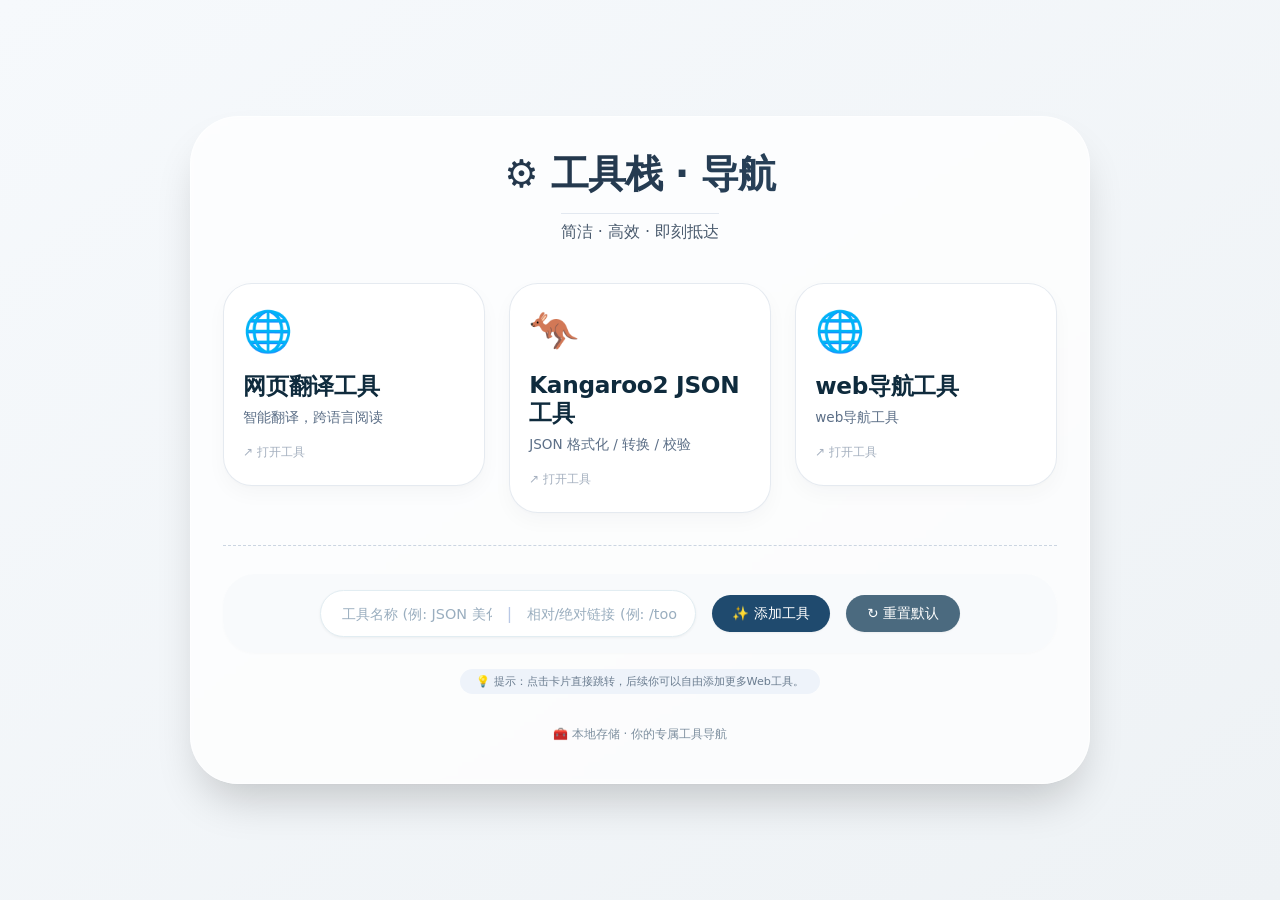
<file: index1.html>
<!DOCTYPE html>
<html lang="zh-CN">
<head>
    <meta charset="UTF-8">
    <meta name="viewport" content="width=device-width, initial-scale=1.0, user-scalable=yes">
    <link rel="icon" type="image/png" href="https://cdn-icons-png.flaticon.com/512/1055/1055687.png">
    <title>Web工具导航 | 简洁工具箱</title>
    <style>
        * {
            margin: 0;
            padding: 0;
            box-sizing: border-box;
        }

        body {
            font-family: 'Inter', system-ui, -apple-system, 'Segoe UI', Roboto, Helvetica, 'Noto Sans', sans-serif;
            background: linear-gradient(145deg, #f6f9fc 0%, #eef2f5 100%);
            min-height: 100vh;
            display: flex;
            flex-direction: column;
            align-items: center;
            justify-content: center;
            padding: 2rem 1.5rem;
        }

        /* 主容器 - 卡片式导航面板 */
        .nav-container {
            max-width: 900px;
            width: 100%;
            background: rgba(255,255,255,0.75);
            backdrop-filter: blur(2px);
            border-radius: 3rem;
            box-shadow: 0 25px 45px -12px rgba(0,0,0,0.2), 0 1px 2px rgba(0,0,0,0.02);
            padding: 2rem 2rem 2.5rem;
            transition: all 0.2s ease;
            border: 1px solid rgba(255,255,255,0.6);
        }

        /* 头部简介 */
        .header {
            text-align: center;
            margin-bottom: 2.5rem;
        }
        .header h1 {
            font-size: 2.4rem;
            font-weight: 600;
            letter-spacing: -0.02em;
            background: linear-gradient(135deg, #1e2b3c, #2c4b66);
            background-clip: text;
            -webkit-background-clip: text;
            color: transparent;
            margin-bottom: 0.5rem;
        }
        .header p {
            color: #4a5b6e;
            font-weight: 450;
            font-size: 1rem;
            margin-top: 0.3rem;
            border-top: 1px solid #e2e8f0;
            display: inline-block;
            padding-top: 0.5rem;
        }

        /* 工具网格 — 现代感卡片布局 */
        .tools-grid {
            display: grid;
            grid-template-columns: repeat(auto-fill, minmax(260px, 1fr));
            gap: 1.5rem;
            margin-bottom: 2rem;
        }

        /* 单个工具卡片 */
        .tool-card {
            background: white;
            border-radius: 1.8rem;
            padding: 1.5rem 1.2rem;
            transition: transform 0.2s cubic-bezier(0.2, 0.9, 0.4, 1.1), box-shadow 0.2s ease;
            box-shadow: 0 8px 20px rgba(0, 0, 0, 0.03), 0 2px 4px rgba(0, 0, 0, 0.02);
            border: 1px solid rgba(203, 213, 225, 0.5);
            cursor: pointer;
            text-decoration: none;
            display: flex;
            flex-direction: column;
            position: relative;
            backdrop-filter: blur(2px);
        }

        .tool-card:hover {
            transform: translateY(-5px);
            box-shadow: 0 20px 30px -12px rgba(0, 0, 0, 0.15);
            border-color: #cbdff2;
            background: #ffffff;
        }

        /* 按钮图标区 + 文字 */
        .tool-icon {
            font-size: 2.5rem;
            margin-bottom: 1rem;
            display: inline-block;
        }
        .tool-title {
            font-size: 1.45rem;
            font-weight: 600;
            color: #0f2b3d;
            margin-bottom: 0.4rem;
            letter-spacing: -0.3px;
        }
        .tool-desc {
            font-size: 0.85rem;
            color: #5c6f87;
            line-height: 1.4;
            margin-top: 0.25rem;
        }
        .arrow-hint {
            margin-top: 1rem;
            font-size: 0.75rem;
            color: #7f8fa4;
            display: flex;
            align-items: center;
            gap: 0.3rem;
            opacity: 0.7;
            transition: opacity 0.2s;
        }
        .tool-card:hover .arrow-hint {
            opacity: 1;
            color: #2c6e9e;
        }

        /* 添加新工具区域 - 可扩展面板 */
        .add-section {
            margin-top: 1rem;
            border-top: 1px dashed #cbd5e1;
            padding-top: 1.8rem;
            text-align: center;
        }
        .add-panel {
            background: #f8fafc;
            border-radius: 2rem;
            padding: 1rem 1.2rem;
            display: inline-flex;
            flex-wrap: wrap;
            align-items: center;
            justify-content: center;
            gap: 1rem;
            width: 100%;
            backdrop-filter: blur(4px);
            box-shadow: 0 1px 3px rgba(0,0,0,0.02);
        }
        .add-input-group {
            display: flex;
            flex-wrap: wrap;
            gap: 0.6rem;
            align-items: center;
            background: white;
            padding: 0.3rem 0.8rem 0.3rem 1rem;
            border-radius: 3rem;
            box-shadow: 0 1px 3px rgba(0,0,0,0.05);
            border: 1px solid #e2edf2;
        }
        .add-input-group input {
            border: none;
            padding: 0.6rem 0.3rem;
            font-size: 0.9rem;
            width: 160px;
            outline: none;
            background: transparent;
            font-family: inherit;
        }
        .add-input-group input::placeholder {
            color: #9aaebf;
        }
        .add-input-group input:focus {
            border-bottom: 1px solid #3b82f6;
        }
        .btn-add {
            background: #1f4a6e;
            border: none;
            color: white;
            font-weight: 500;
            padding: 0.6rem 1.3rem;
            border-radius: 2rem;
            font-size: 0.85rem;
            cursor: pointer;
            transition: background 0.2s, transform 0.1s;
            box-shadow: 0 1px 2px rgba(0,0,0,0.05);
            font-family: inherit;
        }
        .btn-add:hover {
            background: #0f3a56;
            transform: scale(0.97);
        }
        .info-note {
            font-size: 0.7rem;
            color: #6a7c8f;
            margin-top: 1rem;
            background: #eef3fa;
            display: inline-block;
            padding: 0.3rem 1rem;
            border-radius: 30px;
        }

        /* 页脚微提示 */
        .footer {
            margin-top: 2rem;
            text-align: center;
            font-size: 0.75rem;
            color: #7c8e9e;
        }

        /* 响应式微调 */
        @media (max-width: 620px) {
            .nav-container {
                padding: 1.5rem;
            }
            .tools-grid {
                grid-template-columns: 1fr;
            }
            .add-input-group {
                width: 100%;
                justify-content: space-between;
            }
            .add-input-group input {
                flex: 1;
            }
            .btn-add {
                width: auto;
            }
        }
    </style>
</head>
<body>

<div class="nav-container">
    <div class="header">
        <h1>⚙️ 工具栈 · 导航</h1>
        <p>简洁 · 高效 · 即刻抵达</p>
    </div>

    <!-- 动态工具卡片列表容器 -->
    <div id="toolsGrid" class="tools-grid">
        <!-- 预置的两个工具会通过js动态渲染，以便保持一致性和扩展性 -->
    </div>

    <!-- 便捷添加新工具区域 -->
    <div class="add-section">
        <div class="add-panel">
            <div class="add-input-group">
                <input type="text" id="newToolName" placeholder="工具名称 (例: JSON 美化)" autocomplete="off">
                <span style="color:#b9c8e5;">|</span>
                <input type="text" id="newToolLink" placeholder="相对/绝对链接 (例: /tools/format.html)" autocomplete="off">
            </div>
            <button class="btn-add" id="addToolBtn">✨ 添加工具</button>
        </div>
        <div class="info-note">
            💡 提示：点击卡片直接跳转，后续你可以自由添加更多Web工具。
        </div>
    </div>
    <div class="footer">
        🧰 本地存储 · 你的专属工具导航
    </div>
</div>

<script>
    // ---------- 核心数据结构 ----------
    // 默认两个工具（符合需求）
    const DEFAULT_TOOLS = [
        {
            id: "tool_translate",
            name: "网页翻译工具",
            link: "WEB-Translation/index.html",
            icon: "🌐",
            desc: "智能翻译，跨语言阅读"
        },
        {
            id: "tool_json_kangaroo",
            name: "Kangaroo2 JSON工具",
            link: "JSON-Tools/to-json.html",
            icon: "🦘",
            desc: "JSON 格式化 / 转换 / 校验"
        },
        {
            id: "导航工具",
            name: "web导航工具",
            link: "WEB-Nav-site/index.html",
            icon: "🌐",
            desc: "web导航工具"
        }
    ];

    // 存储key (localstorage)
    const STORAGE_KEY = "web_tools_nav_list";

    // 获取当前工具列表 (优先本地存储，若无则用默认)
    function getToolsList() {
        const stored = localStorage.getItem(STORAGE_KEY);
        if (stored) {
            try {
                const parsed = JSON.parse(stored);
                if (Array.isArray(parsed) && parsed.length > 0) {
                    // 确保每个项都有必要字段，防止旧数据残缺
                    return parsed.map(tool => ({
                        id: tool.id || `tool_${Date.now()}_${Math.random()}`,
                        name: tool.name || "未命名工具",
                        link: tool.link || "#",
                        icon: tool.icon || "🔧",
                        desc: tool.desc || "自定义工具"
                    }));
                }
                return [...DEFAULT_TOOLS];
            } catch(e) {
                console.warn("解析存储失败，使用默认工具");
                return [...DEFAULT_TOOLS];
            }
        }
        return [...DEFAULT_TOOLS];
    }

    // 保存工具列表至本地
    function saveToolsList(tools) {
        localStorage.setItem(STORAGE_KEY, JSON.stringify(tools));
    }

    // 生成简短的唯一id (仅用于新增工具标识)
    function generateId() {
        return 'tool_' + Date.now() + '_' + Math.random().toString(36).substr(2, 6);
    }

    // 渲染工具卡片到网格容器
    function renderTools() {
        const tools = getToolsList();
        const gridContainer = document.getElementById('toolsGrid');
        if (!gridContainer) return;
        
        if (!tools.length) {
            gridContainer.innerHTML = `<div style="grid-column:1/-1; text-align:center; padding:2rem; color:#7d8e9e;">暂无工具，点击上方添加 ✨</div>`;
            return;
        }
        
        let cardsHtml = '';
        tools.forEach(tool => {
            // 安全转义防止XSS，但名称和链接通常较为简单，还是做简单处理
            const safeName = escapeHtml(tool.name);
            const safeDesc = escapeHtml(tool.desc);
            const safeLink = tool.link;   // 链接不做额外转义但确保不会出现异常字符
            const icon = tool.icon || '🛠️';
            // data-id 属性用于将来可能的删除操作 (暂未实现删除，但扩展预留)
            cardsHtml += `
                <a href="${safeLink}" class="tool-card" target="_self" data-id="${tool.id}">
                    <div class="tool-icon">${icon}</div>
                    <div class="tool-title">${safeName}</div>
                    <div class="tool-desc">${safeDesc}</div>
                    <div class="arrow-hint">
                        <span>↗ 打开工具</span>
                    </div>
                </a>
            `;
        });
        gridContainer.innerHTML = cardsHtml;
        
        // 可选: 针对无效链接或相对路径，可增加控制台友好提示，但无干扰用户
        // 添加点击事件委托确保跳转行为正常(已经是<a>自带跳转)
    }

    // 简单防XSS函数
    function escapeHtml(str) {
        if (!str) return '';
        return str.replace(/[&<>]/g, function(m) {
            if (m === '&') return '&amp;';
            if (m === '<') return '&lt;';
            if (m === '>') return '&gt;';
            return m;
        }).replace(/[\uD800-\uDBFF][\uDC00-\uDFFF]/g, function(c) {
            return c;
        });
    }

    // 新增工具: 校验并添加到列表
    function addNewTool() {
        const nameInput = document.getElementById('newToolName');
        const linkInput = document.getElementById('newToolLink');
        
        let rawName = nameInput.value.trim();
        let rawLink = linkInput.value.trim();
        
        if (!rawName) {
            alert("请填写工具名称 😊");
            nameInput.focus();
            return false;
        }
        if (!rawLink) {
            alert("请填写工具链接 (相对路径或完整URL)");
            linkInput.focus();
            return false;
        }
        
        // 简单链接格式建议：防止无效javascript: 协议 或 恶意代码, 但作为导航内部使用，仅做基础检查
        if (rawLink.toLowerCase().startsWith('javascript:')) {
            alert("链接不能以 javascript: 开头，请使用合法路径");
            return false;
        }
        
        // 如果链接不是http:// https:// 或 相对路径开头如 / 或 ./ 或 ../ 或普通文件名，我们允许任何相对路径
        // 但为了体验，不做过严格限制，保持灵活性
        const newTool = {
            id: generateId(),
            name: rawName,
            link: rawLink,
            icon: "🔗",    // 默认图标，可以后续扩展更丰富但保持简洁
            desc: "自定义工具"
        };
        
        // 根据名称可猜测提供更贴切图标(细节小优化)
        if (rawName.toLowerCase().includes('json')) newTool.icon = "📋";
        else if (rawName.toLowerCase().includes('翻译')) newTool.icon = "🌍";
        else if (rawName.toLowerCase().includes('图片')) newTool.icon = "🖼️";
        else if (rawName.toLowerCase().includes('颜色')) newTool.icon = "🎨";
        else if (rawName.toLowerCase().includes('日期')) newTool.icon = "📅";
        else if (rawName.toLowerCase().includes('编码')) newTool.icon = "⚡";
        else newTool.icon = "🛠️";
        
        // 简单增加描述字段，若名称较短则生成默认描述
        newTool.desc = `${rawName} · 快捷工具`;
        
        // 读取当前列表，追加
        const currentTools = getToolsList();
        currentTools.push(newTool);
        saveToolsList(currentTools);
        
        // 重新渲染界面
        renderTools();
        
        // 清空输入框
        nameInput.value = '';
        linkInput.value = '';
        
        // 给用户轻提示 (避免alert太打扰，改用弹窗也可以，但这是友好反馈)
        // 简单反馈样式模拟，弹个toast风格但alert也行; 为了体验，采用简洁alert
        alert(`✅ 已添加工具：“${rawName}”`);
        return true;
    }
    
    // 可选：重置默认工具的功能（如果需要恢复出厂设置），但保持简洁但作为一个隐藏特性? 加个重置按钮会改善体验？
    // 由于需求只要求"后续我可以自行增加其他按钮"，最好还提供一个“重置默认”或“清空所有”功能？会增加可用性但无硬性要求
    // 为了让使用者方便管理，增加一个重置默认工具的管理入口（小控制栏），但又避免复杂，在footer区域或添加旁边增加重置link(不影响现代感)
    // 考虑到用户可能需要恢复初始两个工具，增加一个优雅的“恢复默认”小按钮, 仅在添加面板旁边增加一个轻量化文字按钮。
    // 为了完全满足需求，不影响核心简洁性，但提供了管理自由度。由于设计简洁现代，再补一个管理菜单不好吗？ 为了体验提升且不违背要求，添加一个“重置默认工具”按钮（额外但无害）
    // 在add-section里面加一个次要按钮 “↻ 重置默认”，但确保用户可以自行增加或恢复，非常人性化。
    
    // 实现重置默认工具 (清空现有存储并恢复DEFAULT_TOOLS)
    function resetToDefault() {
        if (confirm("重置将清空所有自定义添加的工具，恢复默认的「网页翻译工具」和「Kangaroo2 JSON工具」。确定重置吗？")) {
            localStorage.setItem(STORAGE_KEY, JSON.stringify([...DEFAULT_TOOLS]));
            renderTools();
            alert("已恢复默认工具导航 🎉");
        }
    }
    
    // 提供一个清除所有工具的自定义方法？为了避免误操作但也可以额外做“清空全部”（谨慎），但为了后续可维护性，再加个清除全部的功能放在页脚附近?
    // 但是会影响极简风格，但加一个“清空所有工具”比较激进。最好不提供以免误删，只提供重置默认功能来管理。
    // 在添加区域旁边增加一个"重置默认"小文字按钮，样式低调。
    
    // 初始化页面并挂载额外重置按钮DOM (不破坏结构)
    function initPage() {
        renderTools();
        
        // 绑定添加按钮事件
        const addBtn = document.getElementById('addToolBtn');
        if (addBtn) {
            addBtn.addEventListener('click', addNewTool);
        }
        
        // 绑定输入框支持回车添加
        const nameField = document.getElementById('newToolName');
        const linkField = document.getElementById('newToolLink');
        const handleEnter = (e) => {
            if (e.key === 'Enter') {
                e.preventDefault();
                addNewTool();
            }
        };
        if (nameField) nameField.addEventListener('keypress', handleEnter);
        if (linkField) linkField.addEventListener('keypress', handleEnter);
        
        // 添加“重置默认”按钮（优雅的辅助功能，便于重置初始的两个按钮）
        const addPanelDiv = document.querySelector('.add-panel');
        if (addPanelDiv && !document.getElementById('resetDefaultBtn')) {
            const resetBtn = document.createElement('button');
            resetBtn.id = 'resetDefaultBtn';
            resetBtn.textContent = '↻ 重置默认';
            resetBtn.className = 'btn-add';
            resetBtn.style.background = '#4b6a7f';
            resetBtn.style.marginLeft = '0.25rem';
            resetBtn.style.boxShadow = 'none';
            resetBtn.addEventListener('click', resetToDefault);
            // 放在添加按钮后面
            addPanelDiv.appendChild(resetBtn);
        }
        
        // 额外提供一项“导出/导入”可能超出范围，但简易指示: 用户可自行增加按钮和删除? 但删除功能未加，可能用户想要删除某个自定义工具怎么办？
        // 需求未明确，但实用场景需要删除某个添加的按钮。我们加入一个悬浮删除小功能(更友好)。为了避免界面复杂，在每个卡片上添加删除图标？
        // 但可能会破坏简洁性，为了完美满足"后续我可以自行增加其他按钮"并管理，最好支持删除。于是添加简单的删除模式（卡片悬停显示删除图标）
        // 设计思路: 在卡片右上角增加小删除圆圈（不可见，悬停可见），仅对自定义工具（非默认工具是否可删？最好所有工具都可删除，但重置可恢复）
        // 为了使功能完整且满足"自行增加其他按钮"，同时可以移除多余按钮，提升可用性。
        // 通过事件委托方式绑定删除功能。注意我们需要知道每个工具id，并且删除时更新localStorage再渲染。
        // 由于卡片是通过<a>标签动态生成，删除按钮会干扰链接点击，需要阻止冒泡。而且确保仅对自定义工具可删，默认工具也可删(重置恢复)。
        // 因此完善删除功能，但不增加过多复杂界面，通过CSS优雅。
        
        // 注入删除样式 + 修改卡片结构包含删除按钮，但需要修改renderTools方法增加删除控件。
        // 重新定义renderToolsWithDelete，不破坏现有渲染逻辑，但为了删除功能，需要改写renderTools增加删除按钮。
        // 因为原有renderTools没有删除组件，现在我们升级renderTools以支持删除图标。
        // 注意保存原renderTools逻辑，替换为带删除版本。
        // 确保不影响初始加载。
    }
    
    // 增强版渲染（带删除按钮，且支持管理所有工具）
    function renderToolsWithDelete() {
        const tools = getToolsList();
        const gridContainer = document.getElementById('toolsGrid');
        if (!gridContainer) return;
        
        if (!tools.length) {
            gridContainer.innerHTML = `<div style="grid-column:1/-1; text-align:center; padding:2rem; color:#7d8e9e;">暂无工具，点击上方添加 ✨</div>`;
            return;
        }
        
        let cardsHtml = '';
        tools.forEach(tool => {
            const safeName = escapeHtml(tool.name);
            const safeDesc = escapeHtml(tool.desc);
            const safeLink = tool.link;
            const icon = tool.icon || '🛠️';
            const toolId = tool.id;
            // 构建卡片, 内部包含一个删除小按钮（悬浮显示）
            cardsHtml += `
                <div class="tool-card-wrapper" style="position:relative;">
                    <a href="${safeLink}" class="tool-card" style="display:block; text-decoration:none;" data-id="${toolId}">
                        <div class="tool-icon">${icon}</div>
                        <div class="tool-title">${safeName}</div>
                        <div class="tool-desc">${safeDesc}</div>
                        <div class="arrow-hint">
                            <span>↗ 打开工具</span>
                        </div>
                    </a>
                    <button class="delete-tool-btn" data-id="${toolId}" title="删除此工具">✕</button>
                </div>
            `;
        });
        gridContainer.innerHTML = cardsHtml;
        
        // 绑定所有删除按钮事件
        const deleteBtns = document.querySelectorAll('.delete-tool-btn');
        deleteBtns.forEach(btn => {
            btn.addEventListener('click', (e) => {
                e.stopPropagation();  // 防止触发链接跳转
                const idToDelete = btn.getAttribute('data-id');
                if (idToDelete) {
                    deleteToolById(idToDelete);
                }
            });
        });
    }
    
    // 删除工具逻辑
    function deleteToolById(toolId) {
        if (!toolId) return;
        const currentTools = getToolsList();
        const filteredTools = currentTools.filter(tool => tool.id !== toolId);
        if (filteredTools.length === currentTools.length) {
            // 未找到对应工具
            return;
        }
        saveToolsList(filteredTools);
        renderToolsWithDelete();  // 重新渲染带删除界面
        // 可选提示不打扰，但为了确认给个轻提示
        // 加一个非阻塞提示
        const msgDiv = document.createElement('div');
        msgDiv.textContent = '🗑️ 已移除工具';
        msgDiv.style.position = 'fixed';
        msgDiv.style.bottom = '20px';
        msgDiv.style.left = '50%';
        msgDiv.style.transform = 'translateX(-50%)';
        msgDiv.style.backgroundColor = '#2c3e4e';
        msgDiv.style.color = 'white';
        msgDiv.style.padding = '6px 16px';
        msgDiv.style.borderRadius = '40px';
        msgDiv.style.fontSize = '0.8rem';
        msgDiv.style.zIndex = '999';
        msgDiv.style.opacity = '0.9';
        document.body.appendChild(msgDiv);
        setTimeout(() => {
            msgDiv.style.opacity = '0';
            setTimeout(() => msgDiv.remove(), 300);
        }, 1500);
    }
    
    // 增加删除按钮样式
    function injectDeleteButtonStyles() {
        const style = document.createElement('style');
        style.textContent = `
            .tool-card-wrapper {
                position: relative;
                transition: all 0.2s;
            }
            .delete-tool-btn {
                position: absolute;
                top: 12px;
                right: 12px;
                background: rgba(255, 90, 90, 0.9);
                border: none;
                color: white;
                font-size: 14px;
                width: 26px;
                height: 26px;
                border-radius: 30px;
                cursor: pointer;
                display: flex;
                align-items: center;
                justify-content: center;
                font-weight: bold;
                opacity: 0;
                transition: opacity 0.2s, background 0.2s;
                backdrop-filter: blur(4px);
                box-shadow: 0 2px 6px rgba(0,0,0,0.1);
                z-index: 10;
                font-family: monospace;
            }
            .tool-card-wrapper:hover .delete-tool-btn {
                opacity: 1;
            }
            .delete-tool-btn:hover {
                background: #e03a3a;
                transform: scale(1.02);
            }
            .tool-card {
                transition: transform 0.2s;
            }
            .tool-card-wrapper:hover .tool-card {
                transform: translateY(-3px);
            }
        `;
        document.head.appendChild(style);
    }
    
    // 最终初始化重写渲染函数，确保全局采用增强版渲染（带删除+可扩展）
    // 并且需要重写添加工具后渲染方式，以及重置默认等调用新的渲染函数。
    // 为了实现一致性，将全局renderTools指向renderToolsWithDelete，并且修改保存后调用新渲染。
    // 避免重复定义，直接覆盖。
    
    // 保存原始引用，重新定义renderTools
    window.renderTools = renderToolsWithDelete;
    
    // 修改addNewTool中调用的renderTools 和 重置默认调用的renderTools 均指向增强版
    // 重写 addNewTool 里使用的渲染和重置函数
    const originalAddNewTool = addNewTool;
    window.addNewTool = function() {
        const nameInput = document.getElementById('newToolName');
        const linkInput = document.getElementById('newToolLink');
        let rawName = nameInput.value.trim();
        let rawLink = linkInput.value.trim();
        if (!rawName) { alert("请填写工具名称 😊"); return false; }
        if (!rawLink) { alert("请填写工具链接"); return false; }
        if (rawLink.toLowerCase().startsWith('javascript:')) { alert("链接非法"); return false; }
        const newTool = {
            id: generateId(),
            name: rawName,
            link: rawLink,
            icon: "🔗",
            desc: `${rawName} · 快捷工具`
        };
        if (rawName.toLowerCase().includes('json')) newTool.icon = "📋";
        else if (rawName.toLowerCase().includes('翻译')) newTool.icon = "🌍";
        else if (rawName.toLowerCase().includes('图片')) newTool.icon = "🖼️";
        const currentTools = getToolsList();
        currentTools.push(newTool);
        saveToolsList(currentTools);
        renderToolsWithDelete();   // 使用增强渲染
        nameInput.value = '';
        linkInput.value = '';
        alert(`✅ 已添加工具：“${rawName}”`);
        return true;
    };
    
    window.resetToDefault = function() {
        if (confirm("重置将清空所有自定义添加的工具，恢复默认的两个工具。确定重置吗？")) {
            localStorage.setItem(STORAGE_KEY, JSON.stringify([...DEFAULT_TOOLS]));
            renderToolsWithDelete();
            alert("已恢复默认工具导航 🎉");
        }
    };
    
    // 最后启动页面
    function finalInit() {
        injectDeleteButtonStyles();
        // 确保默认工具存储无脏数据，但保留原有存储优先
        if (!localStorage.getItem(STORAGE_KEY)) {
            saveToolsList(DEFAULT_TOOLS);
        }
        renderToolsWithDelete();
        // 绑定添加按钮事件和新重置按钮
        const addBtn = document.getElementById('addToolBtn');
        if (addBtn) {
            // 移除原有监听，重新挂载
            const newAddBtn = addBtn.cloneNode(true);
            addBtn.parentNode.replaceChild(newAddBtn, addBtn);
            newAddBtn.addEventListener('click', () => window.addNewTool());
        }
        const nameField = document.getElementById('newToolName');
        const linkField = document.getElementById('newToolLink');
        const handleEnter = (e) => { if (e.key === 'Enter') window.addNewTool(); };
        if (nameField) nameField.addEventListener('keypress', handleEnter);
        if (linkField) linkField.addEventListener('keypress', handleEnter);
        
        // 重置默认按钮
        const existingReset = document.getElementById('resetDefaultBtn');
        if (!existingReset) {
            const addPanelDiv = document.querySelector('.add-panel');
            if (addPanelDiv) {
                const resetBtn = document.createElement('button');
                resetBtn.id = 'resetDefaultBtn';
                resetBtn.textContent = '↻ 重置默认';
                resetBtn.className = 'btn-add';
                resetBtn.style.background = '#4b6a7f';
                resetBtn.addEventListener('click', () => window.resetToDefault());
                addPanelDiv.appendChild(resetBtn);
            }
        } else {
            existingReset.addEventListener('click', () => window.resetToDefault());
        }
    }
    
    finalInit();
</script>
</body>
</html>
</file>
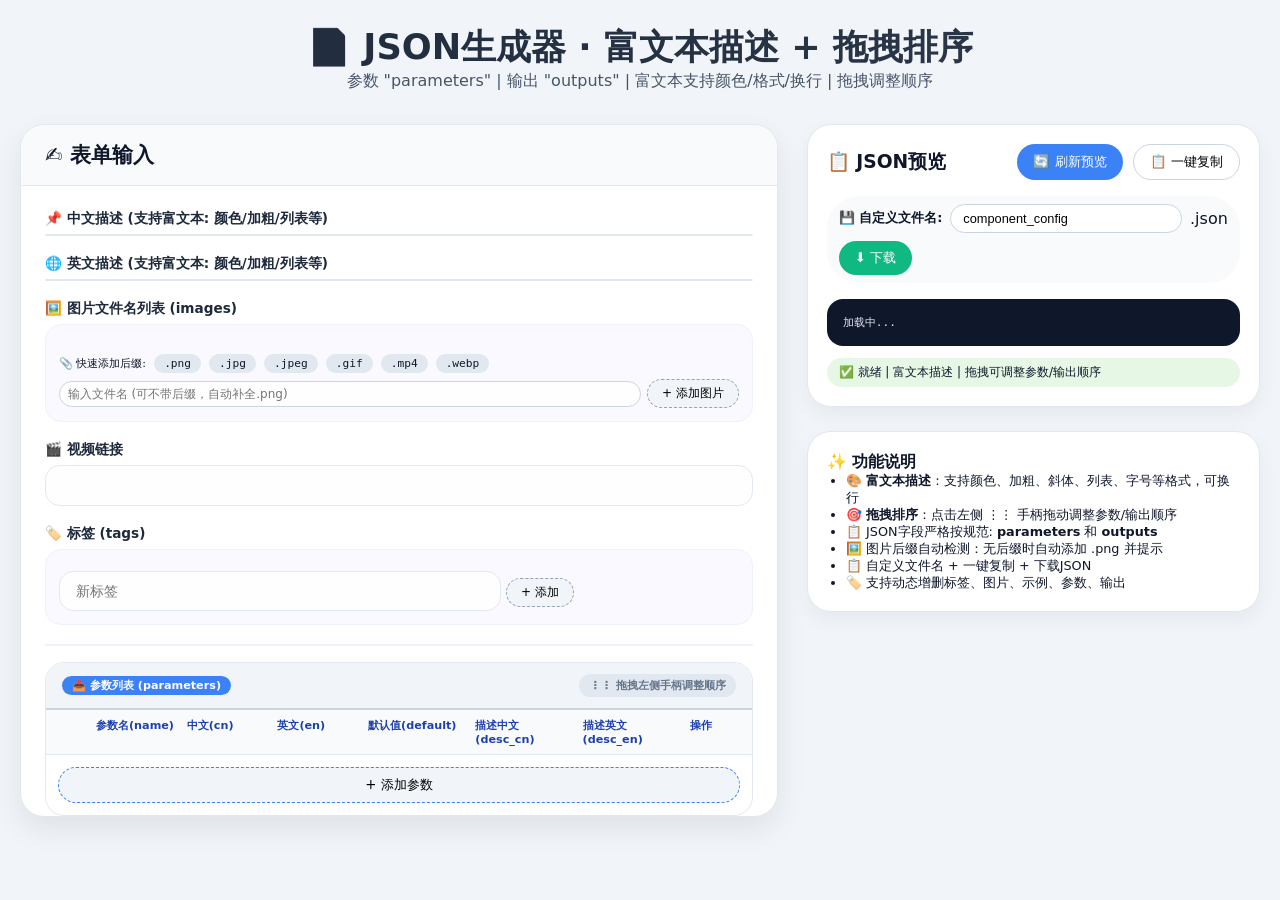
<file: JSON-Tools/to-json.html>
<!DOCTYPE html>
<html lang="zh-CN">
<head>
    <meta charset="UTF-8">
    <meta name="viewport" content="width=device-width, initial-scale=1.0, user-scalable=yes">
    <title>专业JSON生成器 | 富文本描述 + 拖拽排序 | 经典外观</title>
    <!-- 引入 Quill 富文本编辑器 CSS -->
    <link href="https://cdn.quilljs.com/1.3.6/quill.snow.css" rel="stylesheet">
    <style>
        * {
            margin: 0;
            padding: 0;
            box-sizing: border-box;
        }

        body {
            font-family: 'Inter', system-ui, -apple-system, 'Segoe UI', Roboto, Helvetica, Arial, sans-serif;
            background: #f1f5f9;
            padding: 24px 20px;
            color: #0f172a;
        }

        .app-container {
            max-width: 1600px;
            margin: 0 auto;
        }

        .hero {
            text-align: center;
            margin-bottom: 2rem;
        }
        .hero h1 {
            font-size: 2.2rem;
            font-weight: 700;
            background: linear-gradient(135deg, #1e293b, #2d3a4b);
            background-clip: text;
            -webkit-background-clip: text;
            color: transparent;
        }
        .hero p {
            color: #475569;
        }

        .generator-layout {
            display: flex;
            flex-wrap: wrap;
            gap: 1.8rem;
        }

        .form-panel {
            flex: 2;
            min-width: 360px;
            background: white;
            border-radius: 1.5rem;
            box-shadow: 0 12px 30px rgba(0,0,0,0.08);
            border: 1px solid #e2e8f0;
            overflow: hidden;
        }

        .form-header {
            background: #f8fafc;
            padding: 1rem 1.5rem;
            border-bottom: 1px solid #e2e8f0;
        }
        .form-header h2 {
            font-size: 1.3rem;
            font-weight: 600;
            display: flex;
            align-items: center;
            gap: 8px;
        }
        .form-body {
            padding: 1.5rem;
            max-height: 70vh;
            overflow-y: auto;
        }

        /* 保持原有的 input-group 样式 */
        .input-group {
            margin-bottom: 1.2rem;
        }
        .input-group label {
            display: block;
            font-weight: 600;
            font-size: 0.85rem;
            margin-bottom: 6px;
            color: #1e293b;
        }
        .input-group input, .input-group textarea {
            width: 100%;
            padding: 0.7rem 1rem;
            border-radius: 0.9rem;
            border: 1.5px solid #e2e8f0;
            font-size: 0.9rem;
            transition: 0.2s;
            font-family: inherit;
            background: #fefefe;
        }
        .input-group input:focus, .input-group textarea:focus {
            outline: none;
            border-color: #3b82f6;
            box-shadow: 0 0 0 3px rgba(59,130,246,0.2);
        }
        
        /* 富文本编辑器样式 - 完美融入 input-group 风格 */
        .rich-editor {
            border-radius: 0.9rem;
            overflow: hidden;
            border: 1.5px solid #e2e8f0;
            transition: 0.2s;
            background: #fefefe;
        }
        .rich-editor:focus-within {
            border-color: #3b82f6;
            box-shadow: 0 0 0 3px rgba(59,130,246,0.2);
        }
        .ql-container {
            min-height: 120px;
            font-size: 0.9rem;
            font-family: inherit;
        }
        .ql-editor {
            min-height: 100px;
        }
        .ql-toolbar {
            border-top-left-radius: 0.7rem;
            border-top-right-radius: 0.7rem;
            border-bottom: none;
            background: #fafbfc;
            border-color: #e2e8f0;
        }
        .ql-container.ql-snow {
            border-color: #e2e8f0;
        }
        
        .array-field {
            background: #f9f9ff;
            padding: 0.8rem;
            border-radius: 1rem;
            border: 1px solid #eef2ff;
        }
        .tag-list {
            display: flex;
            flex-wrap: wrap;
            gap: 8px;
            margin-top: 8px;
            align-items: center;
        }
        .tag-item, .img-item, .ex-item {
            background: #eef2ff;
            padding: 4px 12px;
            border-radius: 40px;
            font-size: 0.8rem;
            display: inline-flex;
            align-items: center;
            gap: 8px;
        }
        .remove-btn {
            background: none;
            border: none;
            color: #64748b;
            cursor: pointer;
            font-weight: bold;
            font-size: 1rem;
            padding: 0 4px;
        }
        .remove-btn:hover { color: #ef4444; }
        .add-btn {
            background: #f1f5f9;
            border: 1px dashed #94a3b8;
            padding: 5px 14px;
            border-radius: 40px;
            font-size: 0.75rem;
            cursor: pointer;
            transition: 0.1s;
        }
        .add-btn:hover {
            background: #e2e8f0;
        }

        .suffix-panel {
            margin-top: 8px;
            display: flex;
            flex-wrap: wrap;
            align-items: center;
            gap: 8px;
        }
        .suffix-badge {
            background: #e2e8f0;
            padding: 3px 10px;
            border-radius: 20px;
            font-size: 0.7rem;
            cursor: pointer;
            transition: 0.1s;
            font-family: monospace;
        }
        .suffix-badge:hover {
            background: #cbd5e1;
        }
        .suffix-input-group {
            display: flex;
            gap: 6px;
            align-items: center;
            margin-top: 6px;
        }
        .suffix-input-group input {
            flex: 1;
            padding: 5px 8px;
            font-size: 0.75rem;
            border-radius: 20px;
            border: 1px solid #cbd5e1;
        }
        .warning-tip {
            color: #e67e22;
            font-size: 0.7rem;
            margin-top: 5px;
            display: none;
        }

        .params-dual {
            display: flex;
            flex-direction: column;
            gap: 1.5rem;
            margin-top: 1rem;
            border-top: 2px solid #eef2ff;
            padding-top: 1rem;
        }
        .param-card {
            background: #ffffff;
            border-radius: 1.2rem;
            border: 1px solid #e2e8f0;
            overflow: hidden;
        }
        .param-card-header {
            background: #f1f5f9;
            padding: 0.7rem 1rem;
            font-weight: 700;
            border-bottom: 2px solid #cbd5e1;
            display: flex;
            justify-content: space-between;
            align-items: center;
        }
        .param-card-header h3 {
            font-size: 1rem;
            display: flex;
            align-items: center;
            gap: 8px;
        }
        .drag-hint {
            font-size: 0.7rem;
            color: #64748b;
            background: #e2e8f0;
            padding: 4px 10px;
            border-radius: 20px;
        }
        .badge-param { background: #3b82f6; color: white; padding: 2px 10px; border-radius: 30px; font-size: 0.7rem; }
        .badge-output { background: #8b5cf6; color: white; padding: 2px 10px; border-radius: 30px; font-size: 0.7rem; }
        .param-table-header {
            display: grid;
            grid-template-columns: 30px 1fr 1fr 1fr 1.2fr 1.2fr 1.2fr 50px;
            gap: 8px;
            background: #f8fafc;
            padding: 8px 12px;
            font-size: 0.7rem;
            font-weight: 700;
            color: #1e40af;
            border-bottom: 1px solid #e2e8f0;
        }
        .param-row {
            display: grid;
            grid-template-columns: 30px 1fr 1fr 1fr 1.2fr 1.2fr 1.2fr 50px;
            gap: 8px;
            align-items: center;
            background: #ffffff;
            padding: 8px 12px;
            border-bottom: 1px solid #f0f2f5;
            cursor: grab;
            transition: background 0.1s;
        }
        .param-row:active {
            cursor: grabbing;
        }
        .param-row.dragging {
            opacity: 0.5;
            cursor: grabbing;
        }
        .param-row.drag-over {
            border-top: 2px solid #3b82f6;
        }
        .drag-handle {
            cursor: grab;
            text-align: center;
            color: #94a3b8;
            font-size: 1rem;
            user-select: none;
        }
        .drag-handle:active {
            cursor: grabbing;
        }
        .param-row input, .param-row textarea {
            width: 100%;
            padding: 6px 8px;
            border-radius: 8px;
            border: 1px solid #cbd5e1;
            font-size: 0.8rem;
            font-family: inherit;
            background: white;
        }
        .param-row textarea {
            resize: vertical;
            min-height: 52px;
        }
        .delete-param-btn {
            background: #fee2e2;
            border: none;
            border-radius: 30px;
            padding: 6px;
            cursor: pointer;
            font-size: 0.7rem;
            color: #b91c1c;
            font-weight: bold;
        }
        .add-param-btn {
            margin: 12px;
            width: calc(100% - 24px);
            background: #f1f5f9;
            border: 1px dashed #3b82f6;
            padding: 8px;
            border-radius: 40px;
            font-weight: 500;
            cursor: pointer;
        }
        .action-panel {
            flex: 1.2;
            min-width: 320px;
            display: flex;
            flex-direction: column;
            gap: 1.5rem;
        }
        .preview-card {
            background: white;
            border-radius: 1.5rem;
            padding: 1.2rem;
            box-shadow: 0 8px 20px rgba(0,0,0,0.05);
            border: 1px solid #e2e8f0;
        }
        .preview-header {
            display: flex;
            justify-content: space-between;
            align-items: center;
            margin-bottom: 1rem;
            flex-wrap: wrap;
            gap: 12px;
        }
        .btn-group {
            display: flex;
            gap: 10px;
            flex-wrap: wrap;
        }
        button {
            border: none;
            background: #f1f5f9;
            padding: 8px 16px;
            border-radius: 2rem;
            font-weight: 500;
            cursor: pointer;
            transition: 0.2s;
            font-family: inherit;
        }
        button.primary { background: #3b82f6; color: white; }
        button.primary:hover { background: #2563eb; }
        button.success { background: #10b981; color: white; }
        button.outline { border: 1px solid #cbd5e1; background: white; }
        .filename-group {
            display: flex;
            gap: 8px;
            align-items: center;
            background: #f8fafc;
            padding: 8px 12px;
            border-radius: 2rem;
            margin-bottom: 16px;
            flex-wrap: wrap;
        }
        .filename-group label { font-weight: 600; font-size: 0.8rem; }
        .filename-group input { flex: 1; border: 1px solid #cbd5e1; border-radius: 2rem; padding: 6px 12px; font-size: 0.8rem; }
        pre {
            background: #0f172a;
            color: #e2e8f0;
            padding: 1rem;
            border-radius: 1rem;
            overflow-x: auto;
            font-size: 0.7rem;
            font-family: 'JetBrains Mono', monospace;
            max-height: 400px;
            white-space: pre-wrap;
            word-wrap: break-word;
        }
        .copy-toast {
            position: fixed;
            bottom: 24px;
            right: 24px;
            background: #10b981;
            color: white;
            padding: 12px 24px;
            border-radius: 60px;
            font-weight: 500;
            z-index: 1000;
            transition: opacity 0.2s;
            pointer-events: none;
        }
        .status-badge {
            background: #e6f7e6;
            padding: 6px 12px;
            border-radius: 2rem;
            font-size: 0.75rem;
            margin-top: 12px;
        }
        .helper-text {
            font-size: 0.7rem;
            color: #4b5563;
            margin-top: 4px;
        }
        @media (max-width: 900px) {
            .param-row, .param-table-header { grid-template-columns: 1fr 1fr; gap: 6px; }
            .param-table-header { display: none; }
            .drag-handle { display: none; }
        }
    </style>
</head>
<body>
<div class="app-container">
    <div class="hero">
        <h1>📄 JSON生成器 · 富文本描述 + 拖拽排序</h1>
        <p>参数 "parameters" | 输出 "outputs" | 富文本支持颜色/格式/换行 | 拖拽调整顺序</p>
    </div>
    <div class="generator-layout">
        <div class="form-panel">
            <div class="form-header"><h2>✍️ 表单输入</h2></div>
            <div class="form-body">
                <!-- 中文描述 - 富文本编辑器，保持 input-group 样式 -->
                <div class="input-group">
                    <label>📌 中文描述 (支持富文本: 颜色/加粗/列表等)</label>
                    <div id="descCnEditor" class="rich-editor"></div>
                </div>
                <!-- 英文描述 - 富文本编辑器，保持 input-group 样式 -->
                <div class="input-group">
                    <label>🌐 英文描述 (支持富文本: 颜色/加粗/列表等)</label>
                    <div id="descEnEditor" class="rich-editor"></div>
                </div>
                
                <div class="input-group">
                    <label>🖼️ 图片文件名列表 (images)</label>
                    <div class="array-field">
                        <div id="imageList" class="tag-list"></div>
                        <div class="suffix-panel">
                            <span style="font-size:0.7rem;">📎 快速添加后缀:</span>
                            <span class="suffix-badge" data-suffix=".png">.png</span>
                            <span class="suffix-badge" data-suffix=".jpg">.jpg</span>
                            <span class="suffix-badge" data-suffix=".jpeg">.jpeg</span>
                            <span class="suffix-badge" data-suffix=".gif">.gif</span>
                            <span class="suffix-badge" data-suffix=".mp4">.mp4</span>
                            <span class="suffix-badge" data-suffix=".webp">.webp</span>
                        </div>
                        <div class="suffix-input-group">
                            <input type="text" id="newImageInput" placeholder="输入文件名 (可不带后缀，自动补全.png)">
                            <button id="addImageBtn" class="add-btn">+ 添加图片</button>
                        </div>
                        <div id="suffixWarning" class="warning-tip">⚠️ 检测到无后缀文件，已自动添加 .png</div>
                    </div>
                </div>

                <div class="input-group"><label>🎬 视频链接</label><input type="text" id="video" value=""></div>
                <div class="input-group">
                    <label>🏷️ 标签 (tags)</label>
                    <div class="array-field">
                        <div id="tagList" class="tag-list"></div>
                        <div><input type="text" id="newTagInput" placeholder="新标签" style="width:65%"> <button id="addTagBtn" class="add-btn">+ 添加</button></div>
                    </div>
                </div>

                <div class="params-dual">
                    <div class="param-card">
                        <div class="param-card-header">
                            <h3><span class="badge-param">📥 参数列表 (parameters)</span></h3>
                            <span class="drag-hint">⋮⋮ 拖拽左侧手柄调整顺序</span>
                        </div>
                        <div class="param-table-header">
                            <span></span><span>参数名(name)</span><span>中文(cn)</span><span>英文(en)</span><span>默认值(default)</span><span>描述中文(desc_cn)</span><span>描述英文(desc_en)</span><span>操作</span>
                        </div>
                        <div id="parametersList"></div>
                        <button id="addParameterBtn" class="add-param-btn">+ 添加参数</button>
                    </div>
                    <div class="param-card">
                        <div class="param-card-header">
                            <h3><span class="badge-output">📤 输出列表 (outputs)</span></h3>
                            <span class="drag-hint">⋮⋮ 拖拽左侧手柄调整顺序</span>
                        </div>
                        <div class="param-table-header">
                            <span></span><span>参数名(name)</span><span>中文(cn)</span><span>英文(en)</span><span>默认值(default)</span><span>描述中文(desc_cn)</span><span>描述英文(desc_en)</span><span>操作</span>
                        </div>
                        <div id="outputsList"></div>
                        <button id="addOutputBtn" class="add-param-btn">+ 添加输出</button>
                    </div>
                </div>

                <div class="input-group">
                    <label>📁 示例文件 (examples)</label>
                    <div class="array-field">
                        <div id="exampleList" class="tag-list"></div>
                        <div><input type="text" id="newExampleInput" placeholder="示例文件名" style="width:65%"> <button id="addExampleBtn" class="add-btn">+ 添加</button></div>
                    </div>
                </div>

                <div class="input-group"><label>👤 作者 (author)</label><input type="text" id="author" value="Kangaroo Team"></div>
                <div class="input-group"><label>📦 版本 (version)</label><input type="text" id="version" value="2.1"></div>
                <div class="input-group"><label>📅 最后更新 (lastUpdated)</label><input type="date" id="lastUpdated" value="2026-04-15"></div>
            </div>
        </div>

        <div class="action-panel">
            <div class="preview-card">
                <div class="preview-header">
                    <h3>📋 JSON预览</h3>
                    <div class="btn-group">
                        <button id="generatePreviewBtn" class="primary">🔄 刷新预览</button>
                        <button id="copyPreviewBtn" class="outline">📋 一键复制</button>
                    </div>
                </div>
                <div class="filename-group">
                    <label>💾 自定义文件名:</label>
                    <input type="text" id="customFilename" value="component_config"><span>.json</span>
                    <button id="downloadJsonBtn" class="success">⬇️ 下载</button>
                </div>
                <pre id="jsonPreview">加载中...</pre>
                <div id="statusMsg" class="status-badge">✅ 就绪 | 富文本描述 | 拖拽可调整参数/输出顺序</div>
            </div>
            <div class="preview-card"><h4>✨ 功能说明</h4><ul style="font-size:0.8rem;margin-left:1.2rem;"><li>🎨 <strong>富文本描述</strong>：支持颜色、加粗、斜体、列表、字号等格式，可换行</li><li>🎯 <strong>拖拽排序</strong>：点击左侧 ⋮⋮ 手柄拖动调整参数/输出顺序</li><li>📋 JSON字段严格按规范: <strong>parameters</strong> 和 <strong>outputs</strong></li><li>🖼️ 图片后缀自动检测：无后缀时自动添加 .png 并提示</li><li>📋 自定义文件名 + 一键复制 + 下载JSON</li><li>🏷️ 支持动态增删标签、图片、示例、参数、输出</li></ul></div>
        </div>
    </div>
</div>
<div id="copyToast" class="copy-toast" style="opacity:0; visibility:hidden;">已复制到剪贴板 ✓</div>

<script src="https://cdn.quilljs.com/1.3.6/quill.js"></script>
<script>
    // ---------- 数据 (严格按照规范命名) ----------
    let imagesArray = ['alignfaces_demo.png', 'alignfaces_animation.gif'];
    let tagsArray = ['对齐', '面', '约束', '网格'];
    let examplesArray = ['alignfaces_example.gh'];
    let parametersArray = [];
    let outputsArray = [];

    // ---------- DOM 元素 ----------
    const video = document.getElementById('video');
    const author = document.getElementById('author');
    const version = document.getElementById('version');
    const lastUpdated = document.getElementById('lastUpdated');
    const customFilenameInput = document.getElementById('customFilename');
    const jsonPreview = document.getElementById('jsonPreview');
    const statusSpan = document.getElementById('statusMsg');
    const imageListDiv = document.getElementById('imageList');
    const tagListDiv = document.getElementById('tagList');
    const exampleListDiv = document.getElementById('exampleList');
    const parametersContainer = document.getElementById('parametersList');
    const outputsContainer = document.getElementById('outputsList');
    const suffixWarning = document.getElementById('suffixWarning');

    // ---------- 初始化 Quill 富文本编辑器 (完整工具栏) ----------
    const toolbarOptions = [
        ['bold', 'italic', 'underline', 'strike'],
        ['blockquote', 'code-block'],
        [{ 'header': [1, 2, 3, 4, 5, 6, false] }],
        [{ 'color': [] }, { 'background': [] }],
        [{ 'list': 'ordered'}, { 'list': 'bullet' }],
        [{ 'align': [] }],
        ['clean']
    ];
    
    const descCnEditor = new Quill('#descCnEditor', {
        theme: 'snow',
        placeholder: '输入中文描述...',
        modules: { toolbar: toolbarOptions }
    });
    const descEnEditor = new Quill('#descEnEditor', {
        theme: 'snow',
        placeholder: 'Enter English description...',
        modules: { toolbar: toolbarOptions }
    });
    
    // 设置初始内容
    descCnEditor.root.innerHTML = '将两个面对齐，使它们共面且方向一致。常用于网格优化和曲面拼接。';
    descEnEditor.root.innerHTML = 'Align two faces to be coplanar with the same orientation. Commonly used for mesh optimization and surface stitching.';
    
    function getDescCn() { return descCnEditor.root.innerHTML; }
    function getDescEn() { return descEnEditor.root.innerHTML; }
    
    descCnEditor.on('text-change', () => updatePreview());
    descEnEditor.on('text-change', () => updatePreview());

    // 图片后缀处理
    function ensureImageSuffix(filename) {
        const hasSuffix = /\.(png|jpg|jpeg|gif|mp4|webp|bmp|svg|ico)$/i.test(filename);
        if (!hasSuffix && filename.trim() !== '') {
            suffixWarning.style.display = 'block';
            setTimeout(() => { suffixWarning.style.display = 'none'; }, 2000);
            return filename + '.png';
        }
        return filename;
    }
    
    function addImageWithSuffix(filename) {
        if (!filename.trim()) return;
        const fixedName = ensureImageSuffix(filename.trim());
        imagesArray.push(fixedName);
        renderImageList();
        updatePreview();
    }

    function escapeHtml(str) { if (!str) return ''; return String(str).replace(/[&<>]/g, m => ({ '&': '&amp;', '<': '&lt;', '>': '&gt;' }[m])); }
    
    function showToast(msg) {
        const toast = document.getElementById('copyToast');
        toast.textContent = msg;
        toast.style.visibility = 'visible';
        toast.style.opacity = '1';
        setTimeout(() => { toast.style.opacity = '0'; setTimeout(() => toast.style.visibility = 'hidden', 300); }, 1800);
    }

    function renderImageList() {
        imageListDiv.innerHTML = imagesArray.map(img => `<div class="img-item">${escapeHtml(img)} <button class="remove-btn" data-type="image" data-value="${escapeHtml(img)}">✖</button></div>`).join('');
    }
    function renderTagList() {
        tagListDiv.innerHTML = tagsArray.map(tag => `<div class="tag-item">${escapeHtml(tag)} <button class="remove-btn" data-type="tag" data-value="${escapeHtml(tag)}">✖</button></div>`).join('');
    }
    function renderExampleList() {
        exampleListDiv.innerHTML = examplesArray.map(ex => `<div class="ex-item">${escapeHtml(ex)} <button class="remove-btn" data-type="example" data-value="${escapeHtml(ex)}">✖</button></div>`).join('');
    }
    
    function createParamRow(item, idx, type) {
        const row = document.createElement('div');
        row.className = 'param-row';
        row.setAttribute('data-original-idx', idx);
        row.setAttribute('data-type', type);
        row.innerHTML = `
            <div class="drag-handle" draggable="true">⋮⋮</div>
            <input type="text" value="${escapeHtml(item.name)}" placeholder="参数名" data-field="name">
            <input type="text" value="${escapeHtml(item.cn)}" placeholder="中文" data-field="cn">
            <input type="text" value="${escapeHtml(item.en)}" placeholder="英文" data-field="en">
            <input type="text" value="${escapeHtml(String(item.default))}" placeholder="默认值(任意)" data-field="default">
            <textarea rows="1" placeholder="描述中文" data-field="desc_cn">${escapeHtml(item.desc_cn)}</textarea>
            <textarea rows="1" placeholder="描述英文" data-field="desc_en">${escapeHtml(item.desc_en)}</textarea>
            <button class="delete-param-btn">🗑️</button>
        `;
        return row;
    }
    
    function setupDragAndDrop(container, array, renderFunc) {
        let dragSourceIndex = null;
        
        container.querySelectorAll('.param-row').forEach(row => {
            const handle = row.querySelector('.drag-handle');
            if (!handle) return;
            
            handle.setAttribute('draggable', 'true');
            
            handle.ondragstart = (e) => {
                const rowEl = handle.closest('.param-row');
                dragSourceIndex = Array.from(container.children).indexOf(rowEl);
                e.dataTransfer.setData('text/plain', dragSourceIndex);
                e.dataTransfer.effectAllowed = 'move';
                rowEl.classList.add('dragging');
            };
            
            handle.ondragend = (e) => {
                container.querySelectorAll('.param-row').forEach(r => r.classList.remove('dragging', 'drag-over'));
                dragSourceIndex = null;
            };
            
            handle.ondragover = (e) => {
                e.preventDefault();
                e.dataTransfer.dropEffect = 'move';
                const targetRow = handle.closest('.param-row');
                if (targetRow) targetRow.classList.add('drag-over');
            };
            
            handle.ondragleave = (e) => {
                const targetRow = handle.closest('.param-row');
                if (targetRow) targetRow.classList.remove('drag-over');
            };
            
            handle.ondrop = (e) => {
                e.preventDefault();
                const targetRow = handle.closest('.param-row');
                targetRow.classList.remove('drag-over');
                
                const targetIndex = Array.from(container.children).indexOf(targetRow);
                if (dragSourceIndex !== null && dragSourceIndex !== targetIndex) {
                    const [movedItem] = array.splice(dragSourceIndex, 1);
                    array.splice(targetIndex, 0, movedItem);
                    renderFunc();
                    updatePreview();
                }
            };
        });
    }
    
    function renderParameters() {
        parametersContainer.innerHTML = '';
        parametersArray.forEach((param, idx) => {
            const row = createParamRow(param, idx, 'param');
            parametersContainer.appendChild(row);
        });
        
        parametersContainer.querySelectorAll('.param-row').forEach(row => {
            const inputs = row.querySelectorAll('input, textarea');
            inputs.forEach(input => {
                input.removeEventListener('input', handleParameterInput);
                input.addEventListener('input', handleParameterInput);
            });
            const delBtn = row.querySelector('.delete-param-btn');
            delBtn.onclick = () => {
                const rowIdx = Array.from(parametersContainer.children).indexOf(row);
                if (rowIdx !== -1) {
                    parametersArray.splice(rowIdx, 1);
                    renderParameters();
                    updatePreview();
                }
            };
        });
        
        setupDragAndDrop(parametersContainer, parametersArray, renderParameters);
    }
    
    function renderOutputs() {
        outputsContainer.innerHTML = '';
        outputsArray.forEach((output, idx) => {
            const row = createParamRow(output, idx, 'output');
            outputsContainer.appendChild(row);
        });
        
        outputsContainer.querySelectorAll('.param-row').forEach(row => {
            const inputs = row.querySelectorAll('input, textarea');
            inputs.forEach(input => {
                input.removeEventListener('input', handleOutputInput);
                input.addEventListener('input', handleOutputInput);
            });
            const delBtn = row.querySelector('.delete-param-btn');
            delBtn.onclick = () => {
                const rowIdx = Array.from(outputsContainer.children).indexOf(row);
                if (rowIdx !== -1) {
                    outputsArray.splice(rowIdx, 1);
                    renderOutputs();
                    updatePreview();
                }
            };
        });
        
        setupDragAndDrop(outputsContainer, outputsArray, renderOutputs);
    }
    
    function handleParameterInput(e) {
        const row = e.target.closest('.param-row');
        if (!row) return;
        const rowIdx = Array.from(parametersContainer.children).indexOf(row);
        if (rowIdx === -1) return;
        
        const field = e.target.getAttribute('data-field');
        if (field && parametersArray[rowIdx]) {
            parametersArray[rowIdx][field] = e.target.value;
            updatePreview();
        }
    }
    
    function handleOutputInput(e) {
        const row = e.target.closest('.param-row');
        if (!row) return;
        const rowIdx = Array.from(outputsContainer.children).indexOf(row);
        if (rowIdx === -1) return;
        
        const field = e.target.getAttribute('data-field');
        if (field && outputsArray[rowIdx]) {
            outputsArray[rowIdx][field] = e.target.value;
            updatePreview();
        }
    }
    
    function renderAll() {
        renderImageList();
        renderTagList();
        renderExampleList();
        renderParameters();
        renderOutputs();
    }

    // 构建JSON - 包含富文本 HTML 内容
    function buildJsonObject() {
        const lastUpdatedVal = lastUpdated.value || new Date().toISOString().slice(0,10);
        return {
            description_cn: getDescCn(),
            description_en: getDescEn(),
            images: [...imagesArray],
            video: video.value || "",
            tags: [...tagsArray],
            parameters: parametersArray.map(p => ({ 
                name: p.name || "", 
                cn: p.cn || "", 
                en: p.en || "", 
                default: p.default, 
                desc_cn: p.desc_cn || "", 
                desc_en: p.desc_en || "" 
            })),
            outputs: outputsArray.map(o => ({ 
                name: o.name || "", 
                cn: o.cn || "", 
                en: o.en || "", 
                default: o.default, 
                desc_cn: o.desc_cn || "", 
                desc_en: o.desc_en || "" 
            })),
            examples: [...examplesArray],
            author: author.value,
            version: version.value,
            lastUpdated: lastUpdatedVal
        };
    }

    function updatePreview() {
        try {
            jsonPreview.textContent = JSON.stringify(buildJsonObject(), null, 2);
            statusSpan.innerHTML = '✅ JSON有效 | 富文本描述已保存为HTML格式';
            statusSpan.style.background = '#e6f7e6';
        } catch(e) { 
            jsonPreview.textContent = `// 错误: ${e.message}`;
            statusSpan.innerHTML = '❌ JSON构建错误';
            statusSpan.style.background = '#ffe6e5';
        }
    }

    function downloadJson() {
        const jsonStr = JSON.stringify(buildJsonObject(), null, 2);
        const blob = new Blob([jsonStr], { type: "application/json" });
        const a = document.createElement('a');
        const name = customFilenameInput.value.trim() || 'data';
        a.download = `${name}.json`;
        a.href = URL.createObjectURL(blob);
        a.click();
        URL.revokeObjectURL(a.href);
        statusSpan.innerHTML = '📁 文件已下载';
        setTimeout(() => updatePreview(), 200);
    }

    function copyPreview() {
        const code = jsonPreview.textContent;
        if (code && !code.startsWith("//")) {
            navigator.clipboard.writeText(code);
            showToast('📋 已复制到剪贴板 ✓');
            statusSpan.innerHTML = '✨ 复制成功';
        } else { statusSpan.innerHTML = '⚠️ 无有效内容'; }
    }

    function handleRemove(e) {
        const btn = e.target.closest('.remove-btn');
        if (!btn) return;
        const type = btn.getAttribute('data-type');
        const value = btn.getAttribute('data-value');
        if (type === 'image') imagesArray = imagesArray.filter(i => i !== value);
        else if (type === 'tag') tagsArray = tagsArray.filter(t => t !== value);
        else if (type === 'example') examplesArray = examplesArray.filter(ex => ex !== value);
        renderAll();
        updatePreview();
    }

    function initDefaultData() {
        if (parametersArray.length === 0) {
            parametersArray = [
                { name: "Strength", cn: "强度", en: "Strength", default: 1.0, desc_cn: "约束强度，值越大效果越明显", desc_en: "Constraint strength, higher value gives stronger effect" },
                { name: "Tolerance", cn: "容差", en: "Tolerance", default: 0.01, desc_cn: "对齐精度，值越小越精确", desc_en: "Alignment tolerance, smaller value gives higher precision" }
            ];
        }
        if (outputsArray.length === 0) {
            outputsArray = [
                { name: "AlignedFaces", cn: "对齐面集合", en: "Aligned Faces", default: "{}", desc_cn: "输出对齐后的面数据结构", desc_en: "Output data of aligned faces" },
                { name: "Deviation", cn: "偏差值", en: "Deviation", default: 0.0, desc_cn: "最大偏离距离", desc_en: "Maximum deviation distance" }
            ];
        }
    }

    function bindButtons() {
        document.getElementById('addImageBtn').onclick = () => {
            const inp = document.getElementById('newImageInput');
            if (inp.value.trim()) { 
                addImageWithSuffix(inp.value.trim()); 
                inp.value = ''; 
            }
        };
        document.getElementById('addTagBtn').onclick = () => {
            const inp = document.getElementById('newTagInput');
            if (inp.value.trim()) { tagsArray.push(inp.value.trim()); inp.value = ''; renderTagList(); updatePreview(); }
        };
        document.getElementById('addExampleBtn').onclick = () => {
            const inp = document.getElementById('newExampleInput');
            if (inp.value.trim()) { examplesArray.push(inp.value.trim()); inp.value = ''; renderExampleList(); updatePreview(); }
        };
        document.getElementById('addParameterBtn').onclick = () => {
            parametersArray.push({ name: "new_param", cn: "新参数", en: "New Param", default: "", desc_cn: "", desc_en: "" });
            renderParameters();
            updatePreview();
        };
        document.getElementById('addOutputBtn').onclick = () => {
            outputsArray.push({ name: "new_output", cn: "新输出", en: "New Output", default: "", desc_cn: "", desc_en: "" });
            renderOutputs();
            updatePreview();
        };
        document.getElementById('generatePreviewBtn').onclick = updatePreview;
        document.getElementById('copyPreviewBtn').onclick = copyPreview;
        document.getElementById('downloadJsonBtn').onclick = downloadJson;
        
        document.querySelectorAll('.suffix-badge').forEach(btn => {
            btn.onclick = () => {
                const suffix = btn.getAttribute('data-suffix');
                const input = document.getElementById('newImageInput');
                let val = input.value.trim();
                if (val && !val.endsWith(suffix)) input.value = val + suffix;
                else if (!val) input.value = 'image' + suffix;
            };
        });
        
        [video, author, version, lastUpdated, customFilenameInput].forEach(i => {
            if (i) i.oninput = updatePreview;
        });
    }

    function init() {
        initDefaultData();
        bindButtons();
        renderAll();
        updatePreview();
        document.body.addEventListener('click', handleRemove);
    }
    init();
</script>
</body>
</html>
</file>
